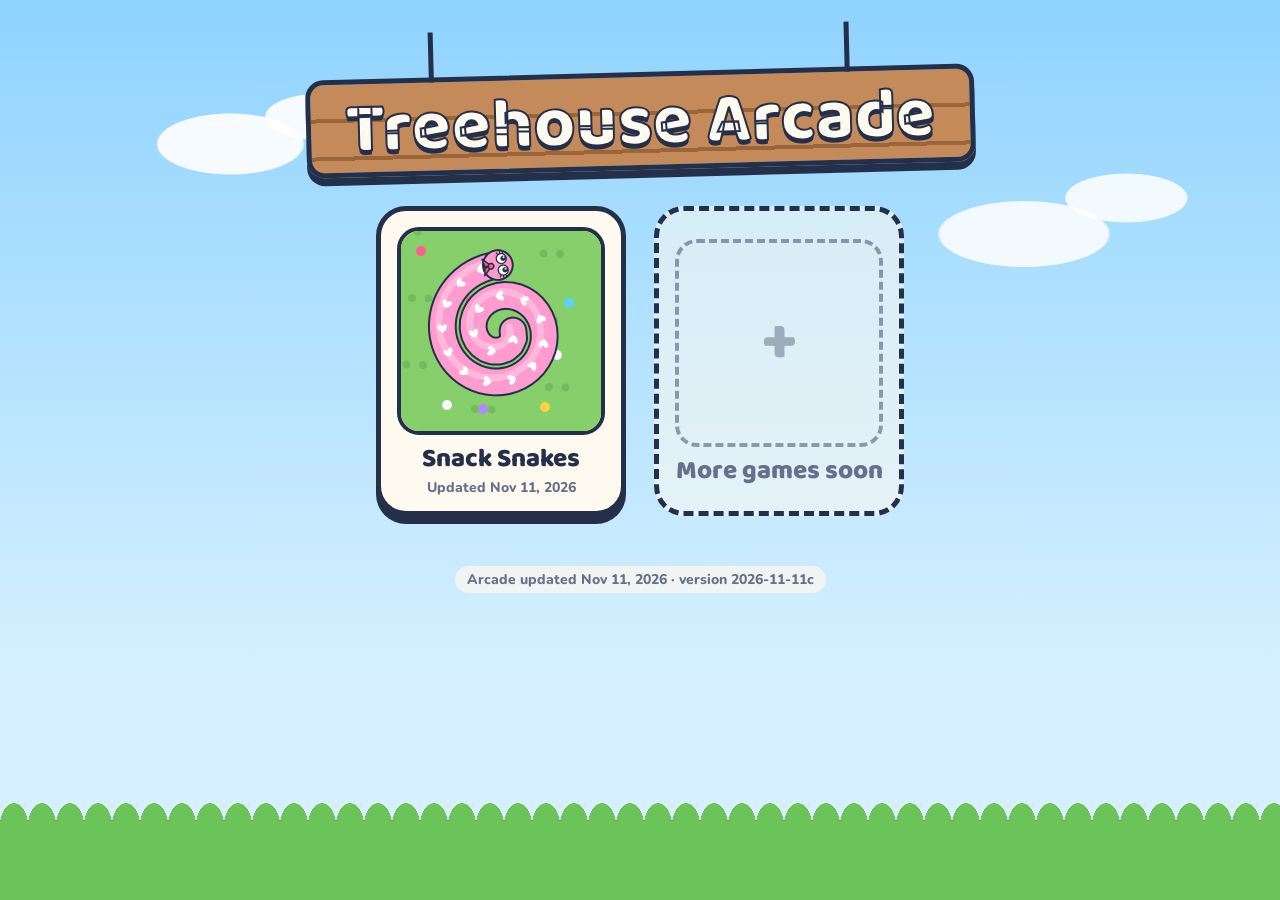
<file: index.html>
<!doctype html>
<!-- Treehouse Arcade hub. Last updated: 2026-11-11 -->
<html lang="en">
<head>
<meta charset="utf-8">
<meta name="viewport" content="width=device-width,initial-scale=1,maximum-scale=1,user-scalable=no,viewport-fit=cover">
<meta name="apple-mobile-web-app-capable" content="yes">
<meta name="mobile-web-app-capable" content="yes">
<meta name="apple-mobile-web-app-status-bar-style" content="black-translucent">
<meta name="apple-mobile-web-app-title" content="Arcade">
<meta name="theme-color" content="#8fd3ff">
<title>Treehouse Arcade</title>
<link rel="manifest" href="manifest.webmanifest">
<link rel="apple-touch-icon" href="app-180.png">
<link rel="icon" href="app-192.png">
<link rel="stylesheet" href="fonts.css">
<style>
/* Layout: a sky with a hanging plank sign, big sticker tiles for each game, a strip of grass along the bottom. */
:root{
  --sky:#8fd3ff; --sky-low:#d6f0ff; --grass:#6cc35a; --grass-deep:#4c8f47; --plank:#c58a5a; --plank-dark:#9a6538;
  --ink:#24304a; --paper:#fffaf0; --sun:#ffd23f; --muted:#66708c;
  --display:'Baloo 2', ui-rounded, 'Arial Rounded MT Bold', system-ui, sans-serif;
  --body:'Nunito', ui-rounded, system-ui, sans-serif;
  color-scheme:light;
}
*{box-sizing:border-box}
html,body{margin:0;min-height:100%;background:var(--sky);color:var(--ink);font-family:var(--body);
  user-select:none;-webkit-user-select:none;-webkit-touch-callout:none;-webkit-tap-highlight-color:transparent;overscroll-behavior:none}
body{background:
  radial-gradient(120px 50px at 18% 16%,rgba(255,255,255,.9) 60%,transparent 62%),
  radial-gradient(90px 38px at 25% 13%,rgba(255,255,255,.9) 60%,transparent 62%),
  radial-gradient(140px 54px at 80% 26%,rgba(255,255,255,.85) 60%,transparent 62%),
  radial-gradient(100px 40px at 88% 22%,rgba(255,255,255,.85) 60%,transparent 62%),
  linear-gradient(var(--sky),var(--sky-low) 75%);background-attachment:fixed}
main{min-height:100vh;min-height:100dvh;display:flex;flex-direction:column;align-items:center;gap:36px;
  padding-block:calc(env(safe-area-inset-top,0px) + 28px) calc(env(safe-area-inset-bottom,0px) + 110px);
  padding-left:max(16px,env(safe-area-inset-left,0px));padding-right:max(16px,env(safe-area-inset-right,0px))}
.sign{position:relative;margin-top:44px;background:repeating-linear-gradient(180deg,var(--plank) 0 34px,var(--plank-dark) 34px 38px);
  border:5px solid var(--ink);border-radius:18px;box-shadow:0 8px 0 var(--ink);padding:10px 34px 6px;transform:rotate(-1.5deg)}
.sign::before,.sign::after{content:"";position:absolute;top:-50px;width:5px;height:50px;background:var(--ink)}
.sign::before{left:18%} .sign::after{right:18%}
.sign h1{margin:0;font-family:var(--display);font-weight:800;font-size:clamp(40px,8vw,72px);line-height:1;color:var(--paper);
  text-shadow:0 4px 0 var(--ink);-webkit-text-stroke:2px var(--ink);text-wrap:balance;text-align:center}
.grid{width:100%;max-width:980px;display:grid;grid-template-columns:repeat(auto-fit,minmax(200px,250px));justify-content:center;gap:28px}
.tile{display:flex;flex-direction:column;align-items:center;gap:10px;text-decoration:none;color:var(--ink);background:var(--paper);
  border:5px solid var(--ink);border-radius:30px;box-shadow:0 8px 0 var(--ink);padding:16px 16px 14px;transition:transform .08s,box-shadow .08s}
.tile:active{transform:translateY(6px);box-shadow:0 2px 0 var(--ink)}
.tile:focus-visible{outline:5px solid var(--sun);outline-offset:4px}
.tile img{width:100%;max-width:100%;aspect-ratio:1;border-radius:22px;border:4px solid var(--ink);display:block}
.tile span{font-family:var(--display);font-weight:800;font-size:26px;line-height:1.1;text-align:center}
.tile small{font-weight:800;font-size:14px;color:var(--muted);margin-top:-6px}
.stamp{font-weight:800;font-size:14px;color:var(--muted);background:rgba(255,250,240,.7);border-radius:999px;padding:4px 12px}
.tile.soon{background:rgba(255,250,240,.55);border-style:dashed;box-shadow:none;justify-content:center;pointer-events:none}
.tile.soon .ph{width:100%;aspect-ratio:1;border-radius:22px;border:4px dashed rgba(36,48,74,.45);display:grid;place-items:center;font-family:var(--display);font-size:64px;font-weight:800;color:rgba(36,48,74,.35)}
.tile.soon span{color:var(--muted)}
.grass{position:fixed;left:0;right:0;bottom:0;height:calc(env(safe-area-inset-bottom,0px) + 80px);background:var(--grass);border-top:5px solid var(--ink);z-index:0}
main{position:relative;z-index:1}
.grass::before{content:"";position:absolute;left:0;right:0;top:-22px;height:22px;
  background:radial-gradient(14px 22px at 14px 22px,var(--grass) 98%,transparent) 0 0/28px 22px repeat-x}
@media (prefers-reduced-motion: reduce){.tile{transition:none}}
</style>
</head>
<body>
<main>
  <div class="sign"><h1>Treehouse Arcade</h1></div>
  <nav class="grid" id="grid" aria-label="Games"></nav>
  <p class="stamp" id="stamp"></p>
</main>
<div class="grass"></div>
<script src="games.js"></script>
<script>
const grid=document.getElementById('grid');
const nice=d=>{try{return new Date(d+'T12:00:00').toLocaleDateString(undefined,{month:'short',day:'numeric',year:'numeric'})}catch(e){return d}};
for(const g of self.ARCADE_GAMES){
  const a=document.createElement('a');a.className='tile';a.href=g.page;
  a.innerHTML=`<img src="${g.icon}" alt="" style="background:${g.color}"><span>${g.name}</span>`+(g.updated?`<small>Updated ${nice(g.updated)}</small>`:'');
  grid.appendChild(a);
}
const soon=document.createElement('div');soon.className='tile soon';soon.innerHTML='<div class="ph">+</div><span>More games soon</span>';grid.appendChild(soon);
document.getElementById('stamp').textContent=`Arcade updated ${nice(self.ARCADE_UPDATED)} · version ${self.ARCADE_VERSION}`;
document.addEventListener('gesturestart',e=>e.preventDefault());
if('serviceWorker' in navigator){addEventListener('load',()=>navigator.serviceWorker.register('sw.js').catch(()=>{}));}
</script>
</body>
</html>
</file>
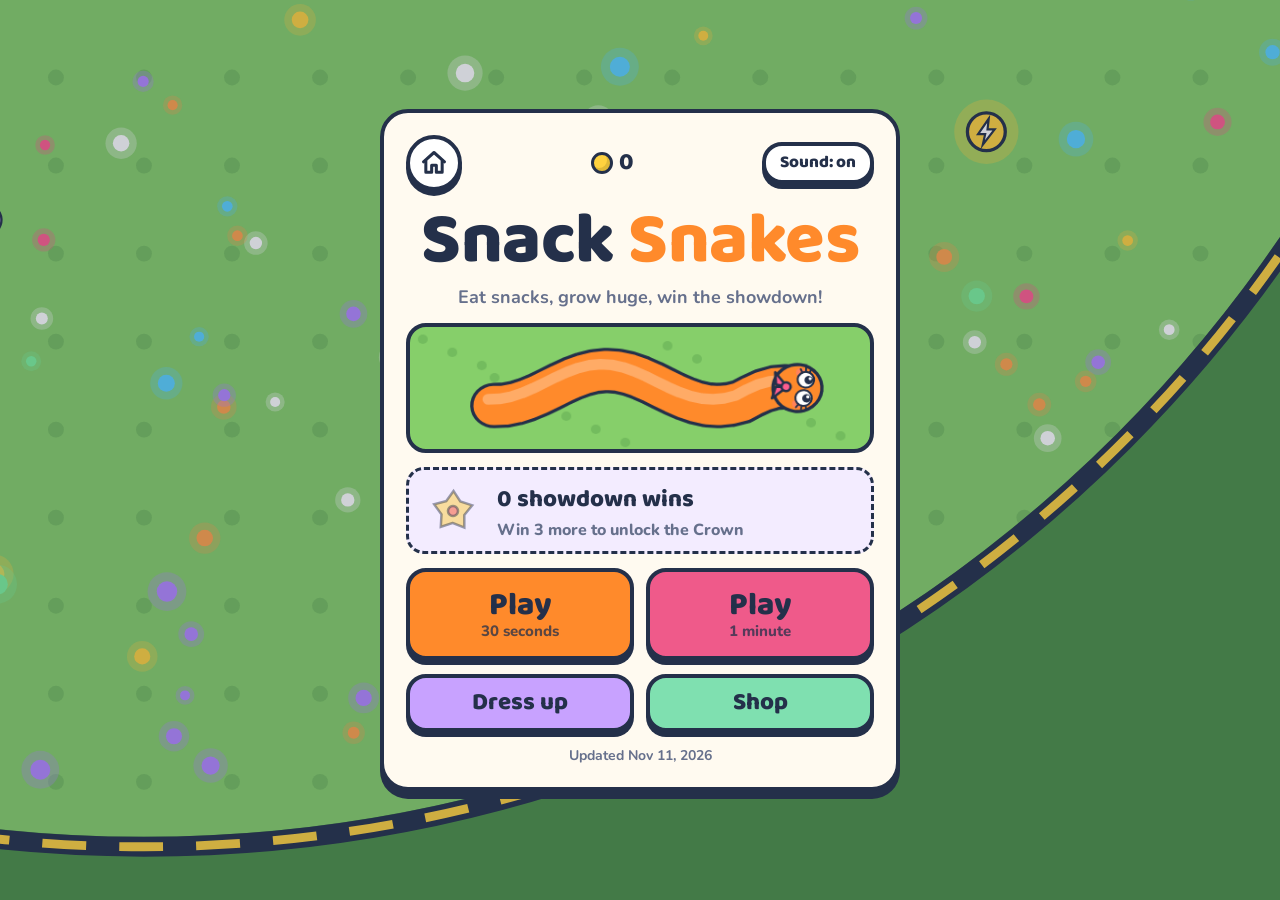
<file: snack-snakes.html>
<!doctype html>
<!-- Snack Snakes. Last updated: 2026-11-11 (also change GAME_UPDATED below) -->
<html lang="en">
<head>
<meta charset="utf-8">
<meta name="viewport" content="width=device-width,initial-scale=1,maximum-scale=1,user-scalable=no,viewport-fit=cover">
<meta name="apple-mobile-web-app-capable" content="yes">
<meta name="mobile-web-app-capable" content="yes">
<meta name="apple-mobile-web-app-status-bar-style" content="black-translucent">
<meta name="theme-color" content="#4c8f47">
<title>Snack Snakes</title>
<link rel="stylesheet" href="fonts.css">
<style>
/* Layout: full-bleed meadow canvas, chunky sticker-style cards floating over it. One bright look on purpose. */
:root{
  --meadow:#86cf6a; --meadow-deep:#4c8f47; --ink:#24304a; --paper:#fffaf0;
  --tangerine:#ff8a2b; --berry:#ef5a8a; --sky:#5bb8ff; --sun:#ffd23f; --mint:#7fe0b0; --lilac:#c8a2ff; --muted:#66708c;
  --display:'Baloo 2', ui-rounded, 'Arial Rounded MT Bold', system-ui, sans-serif;
  --body:'Nunito', ui-rounded, system-ui, sans-serif;
  color-scheme:light;
}
*{box-sizing:border-box}
html,body{margin:0;height:100%;overflow:hidden;background:var(--meadow-deep);color:var(--ink);font-family:var(--body);
  touch-action:none;user-select:none;-webkit-user-select:none;-webkit-touch-callout:none;-webkit-tap-highlight-color:transparent;overscroll-behavior:none}
[hidden]{display:none!important}
button{font:inherit;color:inherit}
#game{position:fixed;inset:0;width:100%;height:100%;display:block}
.screen{position:fixed;inset:0;display:flex;overflow-y:auto;touch-action:pan-y;-webkit-overflow-scrolling:touch;
  padding-block:max(16px,env(safe-area-inset-top,0px)) max(16px,env(safe-area-inset-bottom,0px));
  padding-left:max(16px,env(safe-area-inset-left,0px));padding-right:max(16px,env(safe-area-inset-right,0px));
  background:rgba(36,48,74,.22)}
.card{background:var(--paper);border:4px solid var(--ink);border-radius:28px;box-shadow:0 8px 0 var(--ink);
  width:100%;max-width:520px;margin:auto;padding:22px;display:flex;flex-direction:column;gap:14px}
.card.wide{max-width:680px}
h1,h2,h3{font-family:var(--display);margin:0;line-height:1;text-wrap:balance}
h1{font-size:clamp(46px,11vw,72px);font-weight:800;letter-spacing:-.5px;text-align:center}
h1 span{color:var(--tangerine)}
h2{font-size:36px;font-weight:800;text-align:center}
h3{font-size:17px;font-weight:800;letter-spacing:.06em;text-transform:uppercase;color:var(--muted)}
.sub{text-align:center;font-size:18px;margin:-6px 0 0;color:var(--muted)}
.row{display:flex;gap:12px;flex-wrap:wrap}
.row>*{flex:1 1 0;min-width:0}
.btn{font-family:var(--display);font-weight:800;font-size:24px;line-height:1.1;border:4px solid var(--ink);border-radius:20px;text-decoration:none;text-align:center;
  padding:12px 14px;background:var(--sun);color:var(--ink);box-shadow:0 5px 0 var(--ink);cursor:pointer;transition:transform .07s,box-shadow .07s;display:inline-block}
.btn:active{transform:translateY(4px);box-shadow:0 1px 0 var(--ink)}
.btn:focus-visible{outline:4px solid var(--sky);outline-offset:3px}
.btn[disabled]{opacity:.45;cursor:default}
.btn.big{font-size:32px;padding:16px}
.btn.orange{background:var(--tangerine)} .btn.pink{background:var(--berry)} .btn.blue{background:var(--sky)} .btn.mint{background:var(--mint)} .btn.plain{background:#fff} .btn.lilac{background:var(--lilac)}
.btn small{display:block;font-family:var(--body);font-size:15px;font-weight:800;opacity:.75}
.iconbtn{width:56px;height:56px;padding:0;display:grid;place-items:center;border-radius:50%}
.iconbtn svg{width:28px;height:28px}
.coins{display:inline-flex;align-items:center;gap:6px;font-family:var(--display);font-weight:800;font-size:24px;font-variant-numeric:tabular-nums}
.coin{width:22px;height:22px;border-radius:50%;background:var(--sun);border:3px solid var(--ink);box-shadow:inset -3px -3px 0 rgba(0,0,0,.12);flex:none}
.topbar{display:flex;justify-content:space-between;align-items:center;gap:10px}
.preview{width:100%;height:130px;border-radius:20px;background:var(--meadow);border:4px solid var(--ink);display:block}
.trophy{display:flex;align-items:center;gap:14px;background:#f3ecff;border:3px dashed var(--ink);border-radius:18px;padding:10px 14px}
.trophy b{font-family:var(--display);font-size:24px;display:block}
.trophy span{color:var(--muted);font-weight:800}
.trophy canvas{width:60px;height:60px;flex:none}
/* dressing room */
.tabs{display:grid;grid-template-columns:repeat(5,1fr);gap:8px}
.tab{font-family:var(--display);font-weight:800;font-size:19px;border:4px solid var(--ink);border-radius:16px;background:#fff;padding:8px 4px;cursor:pointer}
.tab.on{background:var(--sun)}
.items{display:grid;grid-template-columns:repeat(auto-fill,minmax(112px,1fr));gap:10px}
.item{border:4px solid var(--ink);border-radius:18px;background:#fff;padding:6px 6px 8px;cursor:pointer;display:flex;flex-direction:column;align-items:center;gap:2px;position:relative}
.item canvas{width:100%;max-width:100%;aspect-ratio:4/3;border-radius:12px;background:#e4f5da}
.item .nm{font-family:var(--display);font-weight:800;font-size:16px;line-height:1.1;text-align:center}
.item .tag{display:inline-flex;align-items:center;gap:4px;font-weight:800;font-size:15px}
.item .tag .coin{width:15px;height:15px;border-width:2px}
.item.on{background:var(--mint);box-shadow:0 0 0 4px var(--paper),0 0 0 8px var(--ink)}
.item.locked canvas{opacity:.85}
.swatches{display:grid;grid-template-columns:repeat(auto-fill,minmax(52px,1fr));gap:10px}
.sw{aspect-ratio:1;max-width:100%;border-radius:50%;border:4px solid var(--ink);cursor:pointer;padding:0}
.sw.on{box-shadow:0 0 0 4px var(--paper),0 0 0 8px var(--ink)}
/* shop */
.up{display:grid;grid-template-columns:1fr auto;gap:4px 12px;align-items:center;border:4px solid var(--ink);border-radius:18px;padding:12px;background:#fff}
.up b{font-family:var(--display);font-size:24px}
.up p{margin:0;color:var(--muted);font-size:16px;grid-column:1}
.pips{display:flex;gap:5px;grid-column:1}
.pip{width:24px;height:13px;border-radius:7px;border:3px solid var(--ink);background:#fff}
.pip.on{background:var(--tangerine)}
.up .btn{grid-row:1/4;grid-column:2;font-size:20px;padding:8px 14px}
/* results */
.ranklist{list-style:none;margin:0;padding:0;display:flex;flex-direction:column;gap:8px}
.ranklist li{display:flex;align-items:center;gap:10px;border:3px solid var(--ink);border-radius:14px;padding:7px 12px;background:#fff;font-weight:800;font-size:19px}
.ranklist li.me{background:var(--sun)}
.ranklist .dot{width:20px;height:20px;border-radius:50%;border:3px solid var(--ink);flex:none}
.ranklist .n{flex:1;min-width:0;overflow:hidden;text-overflow:ellipsis;white-space:nowrap}
.ranklist .m{font-variant-numeric:tabular-nums;font-family:var(--display)}
.stats{display:grid;grid-template-columns:repeat(3,1fr);gap:8px;text-align:center}
.stat{border:3px solid var(--ink);border-radius:14px;padding:8px 4px;background:#fff}
.stat b{display:block;font-family:var(--display);font-size:30px;line-height:1;font-variant-numeric:tabular-nums}
.stat span{font-size:12px;letter-spacing:.06em;text-transform:uppercase;color:var(--muted)}
.note{text-align:center;font-weight:800;font-size:19px;margin:0}
.unlock{text-align:center;font-family:var(--display);font-size:22px;background:var(--sun);border:3px solid var(--ink);border-radius:14px;padding:6px}
/* HUD */
#hud{position:fixed;inset:0;pointer-events:none;font-family:var(--display);font-weight:800;color:var(--ink)}
.pill{background:var(--paper);border:4px solid var(--ink);border-radius:999px;box-shadow:0 4px 0 var(--ink);padding:2px 16px}
#timer{position:absolute;top:calc(env(safe-area-inset-top,0px) + 12px);left:50%;transform:translateX(-50%);font-size:32px;font-variant-numeric:tabular-nums}
#timer.low{background:var(--berry);color:#fff}
#mine{position:absolute;top:calc(env(safe-area-inset-top,0px) + 12px);left:max(16px,env(safe-area-inset-left,0px));font-size:22px;display:flex;flex-direction:column;align-items:flex-start;gap:6px}
#mine .boostbar{height:14px;width:120px;border:3px solid var(--ink);border-radius:8px;background:#fff;overflow:hidden}
#mine .boostbar i{display:block;height:100%;width:0;background:var(--sun)}
#board{position:absolute;top:calc(env(safe-area-inset-top,0px) + 80px);right:max(16px,env(safe-area-inset-right,0px));background:rgba(255,250,240,.9);border:3px solid var(--ink);border-radius:14px;padding:6px 12px;font-size:17px;min-width:140px;display:flex;flex-direction:column;gap:1px}
#board div{display:flex;justify-content:space-between;gap:12px;font-variant-numeric:tabular-nums;white-space:nowrap}
#board div.me{color:#c2410c}
#pauseBtn{position:absolute;top:calc(env(safe-area-inset-top,0px) + 12px);right:max(16px,env(safe-area-inset-right,0px));pointer-events:auto;font-size:22px}
#mini{position:absolute;left:max(14px,env(safe-area-inset-left,0px));bottom:calc(env(safe-area-inset-bottom,0px) + 14px);width:120px;height:120px}
#toast{position:absolute;left:50%;top:36%;transform:translate(-50%,-50%);font-size:clamp(30px,7vw,52px);text-align:center;color:#fff;
  -webkit-text-stroke:2px var(--ink);text-shadow:0 4px 0 var(--ink);white-space:nowrap;transition:opacity .25s;opacity:0}
#hint{position:absolute;left:50%;bottom:calc(env(safe-area-inset-bottom,0px) + 24px);transform:translateX(-50%);font-size:20px;white-space:nowrap}
@media (prefers-reduced-motion: reduce){.btn{transition:none}}
</style>
</head>
<body>
<canvas id="game"></canvas>

<div id="hud" hidden>
  <div id="timer" class="pill">0:30</div>
  <div id="mine"><div class="pill">Size <span id="mySize">20</span></div><div class="boostbar" id="boostWrap" hidden><i id="boostFill"></i></div></div>
  <button id="pauseBtn" class="btn plain iconbtn" aria-label="Pause">II</button>
  <div id="board"></div>
  <canvas id="mini" width="240" height="240"></canvas>
  <div id="toast"></div>
  <div id="hint" class="pill">Touch and drag to steer</div>
</div>

<!-- HOME -->
<section id="home" class="screen">
  <div class="card">
    <div class="topbar">
      <a class="btn plain iconbtn" href="index.html" aria-label="Back to the arcade"><svg viewBox="0 0 24 24" fill="none" stroke="#24304a" stroke-width="2.6" stroke-linejoin="round" stroke-linecap="round"><path d="M3 11 12 3l9 8"/><path d="M5 10v10h5v-6h4v6h5V10"/></svg></a>
      <span class="coins"><span class="coin"></span><span class="coinCount">0</span></span>
      <button id="muteBtn" class="btn plain" style="font-size:17px;padding:8px 14px">Sound: on</button>
    </div>
    <h1>Snack <span>Snakes</span></h1>
    <p class="sub">Eat snacks, grow huge, win the showdown!</p>
    <canvas class="preview" id="homePrev"></canvas>
    <div class="trophy"><canvas id="crownIcon" width="120" height="120"></canvas><div><b id="winsLine">0 showdown wins</b><span id="crownLine">Win 3 to unlock the Crown</span></div></div>
    <div class="row">
      <button class="btn big orange" id="playShort">Play<small>30 seconds</small></button>
      <button class="btn big pink" id="playLong">Play<small>1 minute</small></button>
    </div>
    <div class="row">
      <button class="btn lilac" id="toCustom">Dress up</button>
      <button class="btn mint" id="toShop">Shop</button>
    </div>
    <p class="sub" id="gameStamp" style="font-size:14px;margin:0"></p>
  </div>
</section>

<!-- DRESS UP -->
<section id="custom" class="screen" hidden>
  <div class="card wide">
    <div class="topbar"><h2 style="text-align:left">Dress up</h2><span class="coins"><span class="coin"></span><span class="coinCount">0</span></span></div>
    <canvas class="preview" id="custPrev"></canvas>
    <div class="tabs" id="tabs"></div>
    <div id="tabBody" style="display:flex;flex-direction:column;gap:12px"></div>
    <button class="btn big orange" id="custDone">Done</button>
  </div>
</section>

<!-- SHOP -->
<section id="shop" class="screen" hidden>
  <div class="card">
    <div class="topbar"><h2 style="text-align:left">Shop</h2><span class="coins"><span class="coin"></span><span class="coinCount">0</span></span></div>
    <p class="sub" style="text-align:left;margin:0">Earn coins every round. The bigger you get, the more you earn.</p>
    <div id="ups" style="display:flex;flex-direction:column;gap:10px"></div>
    <button class="btn big orange" id="shopDone">Done</button>
  </div>
</section>

<!-- PAUSE -->
<section id="pause" class="screen" hidden>
  <div class="card">
    <h2>Paused</h2>
    <button class="btn big orange" id="resume">Keep playing</button>
    <button class="btn plain" id="quit">Quit round</button>
  </div>
</section>

<!-- RESULTS -->
<section id="results" class="screen" hidden>
  <div class="card">
    <h2 id="resTitle">You won!</h2>
    <p class="note" id="resNote"></p>
    <div class="unlock" id="resUnlock" hidden></div>
    <ol class="ranklist" id="resRank"></ol>
    <div class="stats">
      <div class="stat"><b id="resSize">0</b><span>Your size</span></div>
      <div class="stat"><b id="resPeak">0</b><span>Biggest</span></div>
      <div class="stat"><b id="resCoins">+0</b><span>Coins</span></div>
    </div>
    <button class="btn big orange" id="again">Play again</button>
    <div class="row"><button class="btn lilac" id="resCustom">Dress up</button><button class="btn mint" id="resShop">Shop</button></div>
    <button class="btn plain" id="resHome">Home</button>
  </div>
</section>

<script>
/* Last updated: 2026-11-11
   Snack Snakes: colors, decorations and the snake drawing code.
   Used by the game, its dressing room thumbnails, and the icon maker. */
(function(){
const TAU=Math.PI*2, INK='#24304a';

const COLORS=['#ff8a2b','#ffd23f','#ff5050','#ef4f86','#ff9ccf','#ffc8e4','#c8a2ff','#9b6bff','#3aa7ff','#8fd8ff','#22c3c3','#7fe0b0','#3fbf5f','#c58a5a','#f4f4f4','#2f3654'];

// cost in coins; lock:'wins' means unlocked by showdown wins instead of coins
const PATTERNS=[
  {id:'solid',name:'Plain',cost:0},{id:'stripes',name:'Stripes',cost:20},{id:'dots',name:'Spots',cost:30},
  {id:'hearts',name:'Hearts',cost:40},{id:'stars',name:'Stars',cost:40},{id:'scales',name:'Scales',cost:50},
  {id:'glitter',name:'Glitter',cost:60},{id:'rainbow',name:'Rainbow',cost:100}];
const HEADS=[
  {id:'none',name:'None',cost:0},{id:'bow',name:'Bow',cost:0},{id:'flowers',name:'Flower crown',cost:40},
  {id:'tiara',name:'Tiara',cost:60},{id:'unicorn',name:'Unicorn horn',cost:60},{id:'horns',name:'Dragon horns',cost:50},
  {id:'ears',name:'Kitty ears',cost:40},{id:'cap',name:'Party hat',cost:30},{id:'crown',name:'Crown',cost:0,lock:'wins',need:3}];
const FACES=[
  {id:'none',name:'None',cost:0},{id:'lashes',name:'Eyelashes',cost:0},{id:'hearts',name:'Heart cheeks',cost:20},
  {id:'stars',name:'Star eyes',cost:40},{id:'shades',name:'Sunglasses',cost:40}];
const TAILS=[
  {id:'none',name:'None',cost:0},{id:'bow',name:'Tail bow',cost:30},{id:'heart',name:'Heart',cost:30},
  {id:'star',name:'Star',cost:30},{id:'rattle',name:'Rattle',cost:40},{id:'spike',name:'Dragon tip',cost:40},
  {id:'sparkle',name:'Sparkles',cost:60}];

/* ---------- shape helpers (paths are built in the current transform) ---------- */
function heart(c,x,y,s,rot){c.save();c.translate(x,y);c.rotate(rot||0);c.beginPath();
  c.moveTo(0,s*.42);c.bezierCurveTo(-s*1.15,-s*.3,-s*.5,-s*1.05,0,-s*.42);c.bezierCurveTo(s*.5,-s*1.05,s*1.15,-s*.3,0,s*.42);c.closePath();c.restore();}
function star(c,x,y,ro,ri,rot,k){k=k||5;c.save();c.translate(x,y);c.rotate(rot||0);c.beginPath();
  for(let i=0;i<k*2;i++){const r=i%2?ri:ro,a=i/(k*2)*TAU-Math.PI/2;c.lineTo(Math.cos(a)*r,Math.sin(a)*r);}c.closePath();c.restore();}
function sparkle(c,x,y,s){c.beginPath();c.moveTo(x,y-s);c.quadraticCurveTo(x,y,x+s,y);c.quadraticCurveTo(x,y,x,y+s);c.quadraticCurveTo(x,y,x-s,y);c.quadraticCurveTo(x,y,x,y-s);c.closePath();}
const hash=i=>{const v=Math.sin(i*12.9898)*43758.5453;return v-Math.floor(v);};
function segAng(pts,i){const a=pts[Math.max(0,i-1)],b=pts[Math.min(pts.length-1,i+1)];return Math.atan2(a.y-b.y,a.x-b.x);}

/* ---------- body patterns ---------- */
function drawPattern(c,pts,r,look,t,p){
  const n=pts.length, col2=look.color2;
  switch(look.pattern){
    case 'stripes':c.setLineDash([r*.75,r*.95]);c.lineCap='butt';c.strokeStyle=col2;c.lineWidth=r*1.9;c.stroke(p);c.setLineDash([]);c.lineCap='round';break;
    case 'dots':c.setLineDash([.01,r*1.5]);c.strokeStyle=col2;c.lineWidth=r*.95;c.stroke(p);c.setLineDash([]);break;
    case 'hearts':c.fillStyle=col2;for(let i=3;i<n-1;i+=4){const a=segAng(pts,i);heart(c,pts[i].x,pts[i].y,r*.62,a+Math.PI/2);c.fill();}break;
    case 'stars':c.fillStyle=col2;for(let i=3;i<n-1;i+=4){const a=segAng(pts,i);star(c,pts[i].x,pts[i].y,r*.7,r*.3,a+Math.PI/2);c.fill();}break;
    case 'scales':{c.strokeStyle=col2;c.lineWidth=Math.max(1,r*.13);
      for(let i=2,row=0;i<n-1;i+=2,row++){const a=segAng(pts,i),nx=-Math.sin(a),ny=Math.cos(a),offs=row%2?[-.62,0,.62]:[-.31,.31];
        for(const o of offs){const x=pts[i].x+nx*o*r,y=pts[i].y+ny*o*r;c.beginPath();c.arc(x,y,r*.34,a+Math.PI*.55,a+Math.PI*1.45);c.stroke();}}break;}
    case 'glitter':for(let i=1;i<n;i+=2){const a=segAng(pts,i),nx=-Math.sin(a),ny=Math.cos(a),h=hash(i),o=(h-.5)*1.3*r,
        tw=.5+.5*Math.sin(t*5+i*1.7);const x=pts[i].x+nx*o,y=pts[i].y+ny*o;
        if(i%4===1){c.fillStyle=col2;c.beginPath();c.arc(x,y,r*.16,0,TAU);c.fill();}
        else if(tw>.35){c.fillStyle='rgba(255,255,255,'+(.4+tw*.6)+')';sparkle(c,x,y,r*.32*tw);c.fill();}}break;
  }
}

/* ---------- head items ---------- */
function headBack(c,id,hr,look){ // drawn before the head so the base tucks under it
  c.lineWidth=Math.max(1.5,hr*.11);c.strokeStyle=INK;c.lineJoin='round';
  if(id==='horns'){for(const s of[-1,1]){c.beginPath();c.moveTo(hr*.05,s*hr*.45);c.quadraticCurveTo(-hr*.55,s*hr*1.4,-hr*1.35,s*hr*1.05);
      c.quadraticCurveTo(-hr*.7,s*hr*.9,-hr*.45,s*hr*.3);c.closePath();c.fillStyle='#f6e7c8';c.fill();c.stroke();}}
  else if(id==='ears'){for(const s of[-1,1]){c.beginPath();c.moveTo(hr*.25,s*hr*.7);c.lineTo(-hr*.55,s*hr*.75);c.lineTo(-hr*.2,s*hr*1.5);c.closePath();
      c.fillStyle=look.pattern==='rainbow'?'#ff9ccf':look.color;c.fill();c.stroke();
      c.beginPath();c.moveTo(hr*.05,s*hr*.85);c.lineTo(-hr*.35,s*hr*.88);c.lineTo(-hr*.2,s*hr*1.25);c.closePath();c.fillStyle='#ff9ccf';c.fill();}}
}
function headTop(c,id,hr,t){
  c.lineWidth=Math.max(1.5,hr*.11);c.strokeStyle=INK;c.lineJoin='round';
  if(id==='bow'){c.fillStyle='#ff5d8f';
    for(const s of[-1,1]){c.beginPath();c.moveTo(-hr*.45,0);c.lineTo(-hr*1.05,s*hr*.6);c.lineTo(-hr*.95,s*hr*.05);c.closePath();c.fill();c.stroke();}
    c.beginPath();c.arc(-hr*.5,0,hr*.2,0,TAU);c.fill();c.stroke();}
  else if(id==='cap'){c.beginPath();c.moveTo(-hr*.15,-hr*.55);c.lineTo(-hr*.15,hr*.55);c.lineTo(-hr*1.5,0);c.closePath();
    c.fillStyle='#5bd1ff';c.fill();c.save();c.clip();c.fillStyle='#ffd23f';for(let i=0;i<4;i++)c.fillRect(-hr*(.35+i*.32),-hr,hr*.14,hr*2);c.restore();c.stroke();
    c.fillStyle='#ff5d8f';c.beginPath();c.arc(-hr*1.5,0,hr*.22,0,TAU);c.fill();c.stroke();}
  else if(id==='crown'){c.save();c.translate(-hr*.35,0);c.rotate(Math.sin(t*2)*.08);
    star(c,0,0,hr*.8,hr*.47,0,5);c.fillStyle='#ffc928';c.fill();c.stroke();
    c.fillStyle='#ef4f86';c.beginPath();c.arc(0,0,hr*.2,0,TAU);c.fill();c.stroke();c.restore();}
  else if(id==='tiara'){c.beginPath();const pk=[[.62,.8],[.72,1.05],[.82,.8],[.9,1.2],[1,.85],[1.1,1.2],[1.18,.8],[1.28,1.05],[1.38,.8]];
    for(const [a,rr] of pk)c.lineTo(Math.cos(a*Math.PI)*hr*rr,Math.sin(a*Math.PI)*hr*rr);
    for(let a=1.38;a>=.62;a-=.08)c.lineTo(Math.cos(a*Math.PI)*hr*.62,Math.sin(a*Math.PI)*hr*.62);c.closePath();
    c.fillStyle='#e9eef8';c.fill();c.stroke();
    for(const [a,rr,col] of [[.9,1.05,'#ff5d8f'],[1.1,1.05,'#ff5d8f'],[1,.75,'#8fd8ff']]){c.fillStyle=col;star(c,Math.cos(a*Math.PI)*hr*rr,Math.sin(a*Math.PI)*hr*rr,hr*.17,hr*.08,0,4);c.fill();}}
  else if(id==='flowers'){const cols=['#ff5d8f','#ffd23f','#c8a2ff','#ff9ccf','#8fd8ff'];
    for(let k=0;k<7;k++){const a=(.42+k*.193)*Math.PI,x=Math.cos(a)*hr*.86,y=Math.sin(a)*hr*.86,pr=hr*.17;
      c.fillStyle=cols[k%cols.length];for(let j=0;j<5;j++){const b=j/5*TAU;c.beginPath();c.arc(x+Math.cos(b)*pr,y+Math.sin(b)*pr,pr,0,TAU);c.fill();}
      c.fillStyle='#fff6c2';c.beginPath();c.arc(x,y,pr*.75,0,TAU);c.fill();}
    c.fillStyle='#3fbf5f';for(let k=0;k<6;k++){const a=(.52+k*.193)*Math.PI;c.beginPath();c.ellipse(Math.cos(a)*hr*.9,Math.sin(a)*hr*.9,hr*.16,hr*.07,a,0,TAU);c.fill();}}
  else if(id==='unicorn'){const horn=()=>{c.beginPath();c.moveTo(-hr*.05,-hr*.27);c.lineTo(hr*1.75,0);c.lineTo(-hr*.05,hr*.27);c.closePath();};
    horn();c.fillStyle='#fff6c9';c.fill();c.save();horn();c.clip();c.strokeStyle='#ff8fc8';c.lineWidth=hr*.14;
    for(let k=0;k<6;k++){const x=hr*(.1+k*.3);c.beginPath();c.moveTo(x,-hr*.35);c.lineTo(x+hr*.2,hr*.35);c.stroke();}c.restore();
    horn();c.lineWidth=Math.max(1.5,hr*.1);c.strokeStyle=INK;c.stroke();}
}
function face(c,id,hr,s,ex,ey,er){ // per eye extras; s=side
  if(id==='lashes'){c.strokeStyle=INK;c.lineWidth=Math.max(1,hr*.08);c.lineCap='round';
    for(const k of[-.55,-.1,.35]){const a=s*(Math.PI/2)+k*s*-1;c.beginPath();c.moveTo(ex+Math.cos(a)*er,ey+Math.sin(a)*er);c.lineTo(ex+Math.cos(a)*er*1.5,ey+Math.sin(a)*er*1.5);c.stroke();}}
}

/* ---------- tail items (tail frame: +x points away from the body) ---------- */
function tailItem(c,id,r,look,t){
  c.lineWidth=Math.max(1.5,r*.12);c.strokeStyle=INK;c.lineJoin='round';
  if(id==='bow'){c.fillStyle='#ff5d8f';
    for(const s of[-1,1]){c.beginPath();c.moveTo(0,0);c.lineTo(-r*.55,s*r*1.15);c.lineTo(r*.55,s*r*1.15);c.closePath();c.fill();c.stroke();}
    c.beginPath();c.arc(0,0,r*.3,0,TAU);c.fill();c.stroke();}
  else if(id==='heart'){heart(c,r*1.15,0,r*1.05,Math.PI/2);c.fillStyle='#ff5d8f';c.fill();c.stroke();}
  else if(id==='star'){star(c,r*1.2,0,r*1.05,r*.48,t*1.5);c.fillStyle='#ffd23f';c.fill();c.stroke();}
  else if(id==='rattle'){for(let k=2;k>=0;k--){c.beginPath();c.ellipse(r*(.55+k*.55),0,r*.38,r*(.85-k*.15),0,0,TAU);c.fillStyle=k%2?'#e8cf98':'#f6e7c8';c.fill();c.stroke();}}
  else if(id==='spike'){c.beginPath();c.moveTo(-r*.3,-r*1.05);c.lineTo(r*1.7,0);c.lineTo(-r*.3,r*1.05);c.lineTo(r*.25,0);c.closePath();
    c.fillStyle=look.pattern==='rainbow'?'#9b6bff':look.color2;c.fill();c.stroke();}
  else if(id==='sparkle'){for(let k=0;k<4;k++){const tw=.5+.5*Math.sin(t*6+k*1.9),x=r*(.6+k*.55),y=Math.sin(k*2.3)*r*.9;
    c.fillStyle=k%2?'#fff':'#ffd23f';sparkle(c,x,y,r*.55*(.5+tw*.6));c.fill();}}
}

/* ---------- full snake ---------- */
function drawSnake(c,pts,r,look,t,alpha,mouth){
  const n=pts.length; if(n<1)return; t=t||0;
  c.save(); if(alpha!=null)c.globalAlpha=alpha;
  c.lineJoin='round';c.lineCap='round';
  const p=new Path2D(); p.moveTo(pts[n-1].x,pts[n-1].y); for(let i=n-2;i>=0;i--)p.lineTo(pts[i].x,pts[i].y);
  if(n===1)p.lineTo(pts[0].x+.01,pts[0].y);
  const rainbow=look.pattern==='rainbow', base=rainbow?`hsl(${(t*90)%360} 85% 62%)`:look.color;
  c.strokeStyle=INK; c.lineWidth=r*2+Math.max(3,r*.32); c.stroke(p);
  if(rainbow){c.lineWidth=r*2;for(let i=n-1;i>0;i--){c.strokeStyle=`hsl(${(i*9+t*90)%360} 85% 62%)`;c.beginPath();c.moveTo(pts[i].x,pts[i].y);c.lineTo(pts[i-1].x,pts[i-1].y);c.stroke();}}
  else{c.strokeStyle=look.color;c.lineWidth=r*2;c.stroke(p);drawPattern(c,pts,r,look,t,p);}
  c.save();c.translate(-r*.28,-r*.32);c.strokeStyle='rgba(255,255,255,.28)';c.lineWidth=r*.55;c.stroke(p);c.restore();
  // tail item, on top of the body
  if(look.tail&&look.tail!=='none'&&n>2){const tp=pts[n-1],pv=pts[Math.max(0,n-3)];c.save();c.translate(tp.x,tp.y);c.rotate(Math.atan2(tp.y-pv.y,tp.x-pv.x));tailItem(c,look.tail,r,look,t);c.restore();}
  // head
  const h=pts[0],h1=pts[Math.min(1,n-1)]; const a=n<2?0:Math.atan2(h.y-h1.y,h.x-h1.x);
  c.save(); c.translate(h.x,h.y); c.rotate(a);
  const hr=r*1.12;
  headBack(c,look.head,hr,look);
  c.fillStyle=INK;c.beginPath();c.arc(0,0,hr+Math.max(1.5,r*.16),0,TAU);c.fill();
  c.fillStyle=base;c.beginPath();c.arc(0,0,hr,0,TAU);c.fill();
  if(mouth){c.fillStyle='#7a1f3d';c.beginPath();c.moveTo(hr*.2,0);c.arc(0,0,hr,-mouth,mouth);c.closePath();c.fill();}
  // cheeks
  for(const s of[-1,1]){ if(look.face==='hearts'){heart(c,hr*.02,s*hr*.74,hr*.3,Math.PI/2);c.fillStyle='#ff3d7f';c.fill();c.lineWidth=Math.max(1,hr*.07);c.strokeStyle=INK;c.stroke();}
    else{c.fillStyle='rgba(255,120,150,.45)';c.beginPath();c.arc(hr*.05,s*hr*.72,hr*.2,0,TAU);c.fill();}}
  // eyes
  if(look.face==='shades'){
    c.fillStyle='#1d1838';for(const s of[-1,1]){c.beginPath();c.ellipse(hr*.36,s*hr*.42,hr*.33,hr*.4,0,0,TAU);c.fill();}
    c.fillRect(hr*.25,-hr*.1,hr*.18,hr*.2);
    c.strokeStyle='rgba(255,255,255,.7)';c.lineWidth=Math.max(1,hr*.07);for(const s of[-1,1]){c.beginPath();c.arc(hr*.36,s*hr*.42,hr*.22,-2.4,-1.6);c.stroke();}
  }else for(const s of[-1,1]){
    const ex=hr*.32,ey=s*hr*.42,er=hr*.36;
    c.fillStyle='#fff';c.beginPath();c.arc(ex,ey,er,0,TAU);c.fill();c.lineWidth=Math.max(1,r*.1);c.strokeStyle=INK;c.stroke();
    if(look.face==='stars'){star(c,hr*.42,ey,hr*.25,hr*.11,0);c.fillStyle='#ffc928';c.fill();c.lineWidth=Math.max(1,hr*.05);c.stroke();}
    else{c.fillStyle=INK;c.beginPath();c.arc(hr*.45,ey,hr*.19,0,TAU);c.fill();c.fillStyle='#fff';c.beginPath();c.arc(hr*.5,ey-hr*.07,hr*.07,0,TAU);c.fill();}
    face(c,look.face,hr,s,ex,ey,er);
  }
  headTop(c,look.head,hr,t);
  c.restore(); c.restore();
}

/* small picture of one item for the dressing room */
function thumb(cv,kind,id,base,t){
  const c=cv.getContext('2d'),w=cv.width,h=cv.height; c.setTransform(1,0,0,1,0,0); c.clearRect(0,0,w,h);
  const look=Object.assign({},base); if(kind==='color')look.color=id;else if(kind==='pattern')look.pattern=id;else look[kind]=id;
  if(kind!=='head')look.head='none'; if(kind!=='tail')look.tail='none'; if(kind!=='face'&&kind!=='head')look.face=base.face;
  let pts=[],r;
  if(kind==='tail'){r=h*.3;const n=16;for(let i=0;i<n;i++)pts.push({x:w*.4-(n-1-i)*r*.55,y:h*.5+Math.sin(i*.45)*r*.2});} // head off-screen left, tail tip mid-thumb
  else if(kind==='head'||kind==='face'){r=h*(kind==='face'?.38:.3);const hx=kind==='face'?w*.5:w*.56;for(let i=0;i<10;i++)pts.push({x:hx-i*r*.55,y:h*.52});}
  else{r=h*.24;for(let i=0;i<Math.floor(w*.85/(r*.55));i++)pts.push({x:w*.84-i*r*.55,y:h*.5+Math.sin(i*.4)*r*.5*Math.min(1,i/4)});}
  drawSnake(c,pts,r,look,t||0);
}

window.SnakeLook={COLORS,PATTERNS,HEADS,FACES,TAILS,drawSnake,thumb,heart,star,INK};
})();

</script>
<script>
(()=>{
const $=id=>document.getElementById(id);
const L=window.SnakeLook, INK=L.INK;
const GAME_UPDATED='2026-11-11';
$('gameStamp').textContent='Updated '+new Date(GAME_UPDATED+'T12:00:00').toLocaleDateString(undefined,{month:'short',day:'numeric',year:'numeric'});
const TAU=Math.PI*2, clamp=(v,a,b)=>v<a?a:v>b?b:v, rnd=(a,b)=>a+Math.random()*(b-a), pick=a=>a[Math.random()*a.length|0];
const lerp=(a,b,t)=>a+(b-a)*t, ease=t=>t<0?0:t>1?1:t*t*(3-2*t);
document.addEventListener('gesturestart',e=>e.preventDefault());
document.addEventListener('dblclick',e=>e.preventDefault());

/* ---------- data ---------- */
const UPS=[{id:'speed',name:'Speed',desc:'Zoom around faster'},{id:'boost',name:'Boost time',desc:'Lightning lasts longer'},{id:'start',name:'Starting size',desc:'Start each round bigger'}];
const UP_MAX=5, upCost=l=>40+l*35;
const AI_NAMES=['Wiggles','Noodle','Zippy','Pickle','Sprinkles','Doodle','Bubbles','Taco','Squiggle','Mochi','Pebble','Biscuit','Jellybean','Waffles'];
const FOOD_COLS=['#ff5d8f','#ffd23f','#5bd1ff','#b388ff','#7cf29c','#ffa24c','#ffffff'];
const KEY='snackSnakes.v2';
const DEF={coins:0,color:0,color2:14,pattern:'solid',head:'bow',face:'lashes',tail:'none',
  own:{pattern:{solid:1},head:{none:1,bow:1},face:{none:1,lashes:1},tail:{none:1}},
  up:{speed:0,boost:0,start:0},wins:0,games:0,diff:.5,lossStreak:0,muted:false,lastLen:30};
function load(){
  const d=JSON.parse(JSON.stringify(DEF)); let s=null;
  try{s=JSON.parse(localStorage.getItem(KEY))}catch(e){}
  if(!s){ // carry coins and upgrades over from the first version
    try{const o=JSON.parse(localStorage.getItem('snackSnakes.v1'));if(o){d.coins=o.coins|0;Object.assign(d.up,o.up||{});}}catch(e){}
    return d;}
  for(const k in d){if(s[k]===undefined)continue;
    if(k==='own'){for(const g in d.own)Object.assign(d.own[g],(s.own||{})[g]||{});}
    else if(k==='up')Object.assign(d.up,s.up);else d[k]=s[k];}
  return d;}
let S=load();
function save(){try{localStorage.setItem(KEY,JSON.stringify(S))}catch(e){}}
const myLook=()=>({color:L.COLORS[S.color],color2:L.COLORS[S.color2],pattern:S.pattern,head:S.head,face:S.face,tail:S.tail});

/* ---------- sound ---------- */
let AC=null,lastEat=0,eatPitch=0;
function snd(f,d,type,vol,f2){ if(S.muted)return; try{
  AC=AC||new (window.AudioContext||window.webkitAudioContext)(); if(AC.state==='suspended')AC.resume();
  const t=AC.currentTime,o=AC.createOscillator(),g=AC.createGain(); o.type=type||'sine';
  o.frequency.setValueAtTime(f,t); o.frequency.exponentialRampToValueAtTime(f2||f*1.5,t+d);
  g.gain.setValueAtTime(vol||.06,t); g.gain.exponentialRampToValueAtTime(.0001,t+d);
  o.connect(g).connect(AC.destination); o.start(t); o.stop(t+d+.02);}catch(e){} }
const sEat=()=>{const n=performance.now(); if(n-lastEat<70)return; eatPitch=n-lastEat<400?Math.min(eatPitch+1,10):0; lastEat=n; snd(520+eatPitch*40,.08,'sine',.05);};
const sChomp=()=>{snd(220,.18,'square',.06,90);setTimeout(()=>snd(160,.12,'square',.05,70),90)};
const sBoost=()=>snd(300,.35,'sawtooth',.04,1200);
const sOops=()=>snd(400,.5,'triangle',.07,120);
const sBuy=()=>snd(880,.25,'triangle',.06,1320);
const sNope=()=>snd(200,.15,'square',.04);
const sCheer=()=>{[523,659,784,1047].forEach((f,i)=>setTimeout(()=>snd(f,.22,'triangle',.07,f*1.01),i*110));};

/* ---------- sizing ---------- */
const rad=m=>7+Math.sqrt(Math.max(m,1))*1.15;
const lenOf=m=>30+m*7, massFromLen=Lp=>(Lp-30)/7;
const R0=rad(20), BASE=150;

/* ---------- canvas ---------- */
const cv=$('game'), cx=cv.getContext('2d'); let dpr=1,vw=0,vh=0;
function resize(){dpr=Math.min(2,window.devicePixelRatio||1);vw=innerWidth;vh=innerHeight;cv.width=Math.round(vw*dpr);cv.height=Math.round(vh*dpr);}
addEventListener('resize',resize);
const drawSnake=L.drawSnake;

/* ---------- game state ---------- */
let mode='menu', G=null, cam={x:0,y:0,z:1}, last=performance.now(), boardT=0, endT=0, show_=null, toastT=0;
const touch={on:false,x:0,y:0,id:null,type:''};

function spawnPoint(R,awayFrom,minD){
  for(let k=0;k<30;k++){const a=rnd(0,TAU),d=Math.sqrt(Math.random())*(R-160),x=Math.cos(a)*d,y=Math.sin(a)*d;
    if(!awayFrom||awayFrom.every(s=>!s.alive||Math.hypot(s.pts[0].x-x,s.pts[0].y-y)>minD))return{x,y};}
  const a=rnd(0,TAU),d=rnd(0,R-160);return{x:Math.cos(a)*d,y:Math.sin(a)*d};
}
function makeSnake(x,y,mass,look,name,isPlayer,skill){
  skill=skill==null?.5:skill;
  const s={name,look,mass,isPlayer,skill,ang:rnd(0,TAU),tAng:0,speedF:.9,boostT:0,biteCD:0,ghost:isPlayer?2.5:1,alive:true,respawn:0,
    peak:mass,think:rnd(0,.3),wander:rnd(0,TAU),pts:[],mouth:0,
    // skill shapes how a computer snake plays: speed, how much it grows per snack, how far it looks, how quickly it decides
    spdMul:isPlayer?1+.08*S.up.speed:.86+.17*skill, eatMul:isPlayer?1:.7+.5*skill, sight:260+240*skill, react:.45-.3*skill};
  s.tAng=s.ang; buildBody(s,x,y); return s;
}
function buildBody(s,x,y){const r=rad(s.mass),sp=r*.5,n=Math.ceil(lenOf(s.mass)/sp);s.pts=[];
  for(let i=0;i<n;i++)s.pts.push({x:x-Math.cos(s.ang)*i*sp,y:y-Math.sin(s.ang)*i*sp});}
function aiLook(){const C=L.COLORS;const c=pick(C);let c2=pick(C);while(c2===c)c2=pick(C);
  const pat=pick(['solid','solid','stripes','dots','hearts','stars','scales','glitter','rainbow']);
  return{color:c,color2:c2,pattern:pat,head:pick(['none','none','none','bow','ears','horns','flowers','cap','tiara','unicorn']),
    face:pick(['none','none','lashes','hearts','shades','stars']),tail:pick(['none','none','none','bow','heart','star','rattle','spike'])};}
function addFood(x,y,v,col){
  if(x===undefined){const a=rnd(0,TAU),d=Math.sqrt(Math.random())*(G.R-20);x=Math.cos(a)*d;y=Math.sin(a)*d;}
  v=v||(Math.random()<.18?3:Math.random()<.4?2:1);
  G.food.push({x,y,v,r:3.5+Math.min(v,6)*1.6,c:col||pick(FOOD_COLS),ph:rnd(0,TAU)});
}
function addBoost(){const p=spawnPoint(G.R);G.boosts.push({x:p.x,y:p.y,ph:rnd(0,TAU)});}
const startMass=()=>20+S.up.start*12;

/* Computer snakes range from beginner to the current top skill.
   The top skill drops after losses and creeps back up after wins (S.diff, 0..1). */
function aiSkills(n){const top=.3+.65*S.diff, lo=.08;return Array.from({length:n},(_,i)=>lo+(top-lo)*(n<2?1:i/(n-1)));}

function newGame(attract,dur){
  const R=attract?1250:(dur>45?1250:950);
  G={R,dur:attract?1e9:dur,t:0,snakes:[],food:[],boosts:[],fx:[],attract,player:null,
     foodTarget:Math.round(R*R*Math.PI*.0001),boostTarget:R>1100?6:4,boostClock:0};
  for(let i=0;i<G.foodTarget;i++)addFood();
  for(let i=0;i<G.boostTarget;i++)addBoost();
  const names=AI_NAMES.slice().sort(()=>Math.random()-.5), nAI=attract?8:(R>1100?7:6), skills=aiSkills(nAI).sort(()=>Math.random()-.5);
  if(!attract){const p=spawnPoint(R*.5);G.player=makeSnake(p.x,p.y,startMass(),myLook(),'You',true);G.snakes.push(G.player);}
  for(let i=0;i<nAI;i++){const p=spawnPoint(R,G.snakes,420);const s=makeSnake(p.x,p.y,20,aiLook(),names[i],false,skills[i]);if(attract)s.mass=rnd(20,140);G.snakes.push(s);}
  const f=G.player||G.snakes[0]; cam.x=f.pts[0].x;cam.y=f.pts[0].y;cam.z=viewBase();
}
const viewBase=()=>clamp(Math.min(vw,vh)/480,.75,1.6);

/* ---------- computer snake brains ---------- */
function angDiff(a,b){let d=a-b;while(d>Math.PI)d-=TAU;while(d<-Math.PI)d+=TAU;return d;}
function think(s){
  const h=s.pts[0],r=rad(s.mass),sk=s.skill; let fx=0,fy=0,threat=false,tx=null,ty=null,sf=.85;
  for(const o of G.snakes){ if(o===s||!o.alive||o.ghost>0)continue; const oh=o.pts[0],d=Math.hypot(oh.x-h.x,oh.y-h.y)||1;
    if(o.mass>s.mass+1&&d<(140+120*sk)+rad(o.mass)*5){fx+=(h.x-oh.x)/d;fy+=(h.y-oh.y)/d;threat=true;} }
  if(threat&&Math.random()<.25+.7*sk){s.tAng=Math.atan2(fy,fx);s.speedF=1.2;}
  else{
    let best=1e9;
    if(Math.random()<sk*.85)for(const o of G.snakes){ if(o===s||!o.alive||o.ghost>0||o.mass>=s.mass*.92)continue;
      for(let i=0;i<o.pts.length;i+=4){const p=o.pts[i],d=Math.hypot(p.x-h.x,p.y-h.y);if(d<s.sight*.85&&d<best){best=d;tx=p.x;ty=p.y;sf=1.2;}}}
    if(tx===null&&sk>.35){for(const b of G.boosts){const d=Math.hypot(b.x-h.x,b.y-h.y);if(d<s.sight*.7&&d<best){best=d;tx=b.x;ty=b.y;sf=1.1;}}}
    if(tx===null){let bs=-1;for(const f of G.food){const d=Math.hypot(f.x-h.x,f.y-h.y);if(d<s.sight){const sc=f.v/(d+30);if(sc>bs){bs=sc;tx=f.x;ty=f.y;sf=.9;}}}}
    if(tx!==null&&Math.random()<.55+.45*sk)s.tAng=Math.atan2(ty-h.y,tx-h.x);
    else{s.wander+=rnd(-.8,.8);s.tAng=s.wander;}
    s.speedF=sf*rnd(.92,1.05);
  }
  const dc=Math.hypot(h.x,h.y); if(dc>G.R-200-r*3){s.tAng=Math.atan2(-h.y,-h.x)+rnd(-.5,.5);s.wander=s.tAng;}
}

/* ---------- simulation ---------- */
function stepSnake(s,dt){
  const r=rad(s.mass), sp=r*.5;
  const d=angDiff(s.tAng,s.ang), tr=(s.isPlayer?5.2:3.4+1.2*s.skill)*dt; s.ang+=clamp(d,-tr,tr);
  const spd=BASE*s.spdMul*Math.sqrt(r/R0)*s.speedF*(s.boostT>0?1.8:1);
  const h=s.pts[0]; h.x+=Math.cos(s.ang)*spd*dt; h.y+=Math.sin(s.ang)*spd*dt;
  const dc=Math.hypot(h.x,h.y), lim=G.R-r;
  if(dc>lim){h.x*=lim/dc;h.y*=lim/dc; if(!s.isPlayer)s.tAng=Math.atan2(-h.y,-h.x);}
  for(let i=1;i<s.pts.length;i++){const a=s.pts[i-1],b=s.pts[i],dx=a.x-b.x,dy=a.y-b.y,dd=Math.hypot(dx,dy);
    if(dd>sp){const k=(dd-sp)/dd;b.x+=dx*k;b.y+=dy*k;}}
  const need=Math.max(6,Math.ceil(lenOf(s.mass)/sp));
  while(s.pts.length<need){const l=s.pts[s.pts.length-1];s.pts.push({x:l.x,y:l.y});}
  if(s.pts.length>need)s.pts.length=need;
  if(s.boostT>0)s.boostT-=dt; if(s.biteCD>0)s.biteCD-=dt; if(s.ghost>0)s.ghost-=dt; if(s.mouth>0)s.mouth-=dt*3;
  if(s.mass>s.peak)s.peak=s.mass;
}
function eatStuff(s){
  const h=s.pts[0],r=rad(s.mass);
  for(let i=G.food.length-1;i>=0;i--){const f=G.food[i],dx=f.x-h.x,dy=f.y-h.y,d2=dx*dx+dy*dy,reach=r+f.r+4;
    if(d2<reach*reach){s.mass+=f.v*s.eatMul;G.food[i]=G.food[G.food.length-1];G.food.pop();if(s.isPlayer)sEat();continue;}
    if(s.isPlayer){const mag=r*2.6+34;if(d2<mag*mag){const d=Math.sqrt(d2)||1;f.x-=dx/d*4;f.y-=dy/d*4;}}}
  for(let i=G.boosts.length-1;i>=0;i--){const b=G.boosts[i],reach=r+18;
    if((b.x-h.x)**2+(b.y-h.y)**2<reach*reach){s.boostT=s.isPlayer?3+S.up.boost*.9:3;G.boosts.splice(i,1);
      if(s.isPlayer){sBoost();fxText(h.x,h.y-r*2,'ZOOM!','#ffd23f');}}}
}
function doBites(){
  for(const A of G.snakes){ if(!A.alive||A.ghost>0||A.biteCD>0)continue;
    const ha=A.pts[0],ra=rad(A.mass);
    for(const B of G.snakes){ if(B===A||!B.alive||B.ghost>0||A.mass<=B.mass+.5)continue;
      const rb=rad(B.mass),hb=B.pts[0],span=B.pts.length*rb*.5+ra+40;
      if(Math.abs(ha.x-hb.x)>span||Math.abs(ha.y-hb.y)>span)continue;
      const lim=(ra*.85+rb)**2; let hit=-1;
      for(let i=0;i<B.pts.length;i++){const p=B.pts[i],dx=p.x-ha.x,dy=p.y-ha.y;if(dx*dx+dy*dy<lim){hit=i;break;}}
      if(hit>=0){bite(A,B,hit);break;}
    }
  }
}
function bite(A,B,i){
  A.biteCD=.35; A.mouth=.6;
  const loud=A.isPlayer||B.isPlayer, at=B.pts[i];
  if(i<3){A.mass+=B.mass*.5;dropPellets(B,0,B.mass*.5);fxText(at.x,at.y,'GULP!','#fff');killSnake(B,A);if(loud)sChomp();return;}
  const rb=rad(B.mass), keep=Math.max(2,massFromLen(i*rb*.5)), removed=B.mass-keep; if(removed<=.5)return;
  dropPellets(B,i,removed*.6); A.mass+=removed*.4; B.mass=keep; B.pts.length=i;
  fxText(at.x,at.y,'CHOMP!','#fff'); if(loud)sChomp();
}
function dropPellets(B,from,total){
  const pts=B.pts.slice(from), n=Math.max(1,Math.min(50,Math.round(pts.length/2))), v=total/n, col=B.look.pattern==='rainbow'?null:B.look.color;
  for(let k=0;k<n;k++){const p=pts[Math.floor(k/n*pts.length)];addFood(p.x+rnd(-8,8),p.y+rnd(-8,8),Math.max(1,v),col||pick(FOOD_COLS));}
  for(let k=0;k<8;k++)G.fx.push({x:pts[0].x,y:pts[0].y,vx:rnd(-160,160),vy:rnd(-160,160),t:0,life:.5,spark:true,col:col||'#fff'});
}
function killSnake(B,by){B.alive=false;B.respawn=B.isPlayer?2.2:3;B.deadMass=B.mass;if(B.isPlayer){sOops();toast(`Chomped by ${by.name}!`,1.8);}}
function respawn(s){
  const p=spawnPoint(G.R,G.snakes.filter(o=>o!==s&&o.mass>s.mass),500);
  s.mass=s.isPlayer?Math.max(startMass(),Math.round(s.deadMass*.4)):20+Math.round(G.t/Math.max(G.dur,30)*30);
  s.ang=rnd(0,TAU);s.tAng=s.ang;s.alive=true;s.ghost=2.5;s.boostT=0;buildBody(s,p.x,p.y);
}
function fxText(x,y,txt,col){G.fx.push({x,y,vx:0,vy:-60,t:0,life:.9,txt,col});}

function update(dt){
  G.t+=dt;
  const p=G.player;
  if(p&&p.alive&&touch.on){const dx=touch.x-vw/2,dy=touch.y-vh/2,d=Math.hypot(dx,dy);
    if(d>10)p.tAng=Math.atan2(dy,dx); p.speedF=.55+clamp(d/(Math.min(vw,vh)*.38),0,1)*.85;}
  for(const s of G.snakes){
    if(!s.alive){s.respawn-=dt;if(s.respawn<=0)respawn(s);continue;}
    if(!s.isPlayer){s.think-=dt;if(s.think<=0){s.think=s.react*rnd(.8,1.2);think(s);}}
    stepSnake(s,dt); eatStuff(s);
  }
  doBites();
  let need=Math.min(6,G.foodTarget-G.food.length); while(need-->0)addFood();
  G.boostClock+=dt; if(G.boostClock>2.5&&G.boosts.length<G.boostTarget){G.boostClock=0;addBoost();}
  for(let i=G.fx.length-1;i>=0;i--){const f=G.fx[i];f.t+=dt;f.x+=f.vx*dt;f.y+=f.vy*dt;if(f.spark){f.vx*=.9;f.vy*=.9;}if(f.t>f.life)G.fx.splice(i,1);}
  const target=G.player||G.snakes.filter(s=>s.alive).sort((a,b)=>b.mass-a.mass)[0];
  if(target&&target.alive){cam.x=target.pts[0].x;cam.y=target.pts[0].y;}
  const zr=target?rad(target.mass):R0, zt=viewBase()*Math.pow(R0/zr,.9);
  cam.z+=(zt-cam.z)*Math.min(1,dt*1.5);
}

/* ---------- rendering ---------- */
function render(t){
  const z=cam.z, c=cx;
  c.setTransform(dpr,0,0,dpr,0,0); c.fillStyle='#4c8f47'; c.fillRect(0,0,vw,vh);
  c.setTransform(z*dpr,0,0,z*dpr,(vw/2-cam.x*z)*dpr,(vh/2-cam.y*z)*dpr);
  const x0=cam.x-vw/2/z,x1=cam.x+vw/2/z,y0=cam.y-vh/2/z,y1=cam.y+vh/2/z;
  c.fillStyle='#86cf6a'; c.beginPath(); c.arc(0,0,G.R,0,TAU); c.fill();
  c.save(); c.clip();
  const step=z<.45?160:80; c.fillStyle='rgba(60,130,60,.22)';
  for(let gx=Math.floor(x0/step)*step;gx<x1;gx+=step)for(let gy=Math.floor(y0/step)*step;gy<y1;gy+=step){
    const o=((gx*13+gy*7)%40+40)%40; c.beginPath(); c.arc(gx+o,gy+(o*1.7)%step*.5,step*.09,0,TAU); c.fill();}
  c.restore();
  c.lineWidth=18; c.strokeStyle=INK; c.beginPath(); c.arc(0,0,G.R+9,0,TAU); c.stroke();
  c.lineWidth=8; c.strokeStyle='#ffd23f'; c.setLineDash([40,30]); c.beginPath(); c.arc(0,0,G.R+9,0,TAU); c.stroke(); c.setLineDash([]);
  for(const f of G.food){ if(f.x<x0-20||f.x>x1+20||f.y<y0-20||f.y>y1+20)continue;
    const rr=f.r*(1+.12*Math.sin(t*4+f.ph));
    c.fillStyle=f.c; c.globalAlpha=.3; c.beginPath(); c.arc(f.x,f.y,rr*1.9,0,TAU); c.fill(); c.globalAlpha=1;
    c.beginPath(); c.arc(f.x,f.y,rr,0,TAU); c.fill(); }
  for(const b of G.boosts){ if(b.x<x0-40||b.x>x1+40||b.y<y0-40||b.y>y1+40)continue; drawBolt(c,b.x,b.y,16*(1+.1*Math.sin(t*5+b.ph))); }
  const order=G.snakes.filter(s=>s.alive).sort((a,b)=>(a.isPlayer-b.isPlayer)||(a.mass-b.mass));
  for(const s of order){
    const r=rad(s.mass), alpha=s.ghost>0?(.45+.25*Math.sin(t*18)):1;
    if(s.boostT>0){c.save();c.globalAlpha=.35;c.strokeStyle='#ffd23f';c.lineWidth=r*3.2;c.lineCap='round';c.beginPath();
      const n=Math.min(s.pts.length,14);c.moveTo(s.pts[0].x,s.pts[0].y);for(let i=1;i<n;i++)c.lineTo(s.pts[i].x,s.pts[i].y);c.stroke();c.restore();}
    drawSnake(c,s.pts,r,s.look,t,alpha,s.mouth>0?Math.sin(s.mouth/.6*Math.PI)*.7:0);
  }
  for(const f of G.fx){const k=f.t/f.life;
    if(f.spark){c.globalAlpha=1-k;c.fillStyle=f.col;c.beginPath();c.arc(f.x,f.y,5,0,TAU);c.fill();c.globalAlpha=1;}
    else{c.save();c.translate(f.x,f.y);const sc=1/z;c.scale(sc,sc);c.globalAlpha=1-k*k;c.font='800 28px "Baloo 2", system-ui';c.textAlign='center';
      c.lineWidth=6;c.strokeStyle=INK;c.strokeText(f.txt,0,0);c.fillStyle=f.col;c.fillText(f.txt,0,0);c.restore();}}
  c.setTransform(dpr,0,0,dpr,0,0);
  c.font='800 15px "Nunito", system-ui'; c.textAlign='center';
  for(const s of order){ if(s.isPlayer)continue; const h=s.pts[0],sx=(h.x-cam.x)*z+vw/2,sy=(h.y-cam.y)*z+vh/2-rad(s.mass)*z*1.7-10;
    if(sx<-50||sx>vw+50||sy<-20||sy>vh+20)continue; c.lineWidth=4;c.strokeStyle='rgba(36,48,74,.8)';c.strokeText(s.name,sx,sy);c.fillStyle='#fff';c.fillText(s.name,sx,sy);}
  if(mode==='play'&&touch.on&&touch.type!=='mouse'){c.globalAlpha=.5;c.strokeStyle='#fff';c.lineWidth=4;c.beginPath();c.arc(touch.x,touch.y,30,0,TAU);c.stroke();
    c.setLineDash([6,8]);c.beginPath();c.moveTo(vw/2,vh/2);c.lineTo(touch.x,touch.y);c.stroke();c.setLineDash([]);c.globalAlpha=1;}
}
function drawBolt(c,x,y,r){
  c.save();c.translate(x,y);
  c.fillStyle='rgba(255,210,63,.35)';c.beginPath();c.arc(0,0,r*1.7,0,TAU);c.fill();
  c.fillStyle='#ffd23f';c.strokeStyle=INK;c.lineWidth=3;c.beginPath();c.arc(0,0,r,0,TAU);c.fill();c.stroke();
  c.fillStyle='#fff';c.beginPath();const k=r/16;
  c.moveTo(2*k,-11*k);c.lineTo(-7*k,2*k);c.lineTo(-1*k,2*k);c.lineTo(-3*k,11*k);c.lineTo(7*k,-2*k);c.lineTo(1*k,-2*k);c.closePath();c.fill();c.lineWidth=2;c.stroke();
  c.restore();
}
const mini=$('mini'), mc=mini.getContext('2d');
function renderMini(){
  const W=240,c=mc; c.clearRect(0,0,W,W); const sc=(W/2-8)/G.R;
  c.fillStyle='rgba(255,250,240,.75)';c.strokeStyle=INK;c.lineWidth=6;c.beginPath();c.arc(W/2,W/2,W/2-4,0,TAU);c.fill();c.stroke();
  for(const s of G.snakes){if(!s.alive)continue;const h=s.pts[0],r=s.isPlayer?12:clamp(rad(s.mass)*.38,4,13);
    c.fillStyle=s.isPlayer?'#fff':s.look.color;c.beginPath();c.arc(W/2+h.x*sc,W/2+h.y*sc,r,0,TAU);c.fill();
    if(s.isPlayer){c.lineWidth=4;c.stroke();}}
}

/* ---------- HUD ---------- */
function toast(msg,secs){const el=$('toast');el.textContent=msg;el.style.opacity=1;toastT=secs;}
function updateHUD(dt){
  if(toastT>0){toastT-=dt;if(toastT<=0)$('toast').style.opacity=0;}
  boardT-=dt; if(boardT>0)return; boardT=.25;
  const left=Math.max(0,Math.ceil(G.dur-G.t)); $('timer').textContent=`${Math.floor(left/60)}:${String(left%60).padStart(2,'0')}`;
  $('timer').classList.toggle('low',left<=10);
  const p=G.player; $('mySize').textContent=Math.floor(p.alive?p.mass:p.deadMass);
  $('boostWrap').hidden=!(p.boostT>0); $('boostFill').style.width=clamp(p.boostT/(3+S.up.boost*.9),0,1)*100+'%';
  const live=G.snakes.filter(s=>s.alive).sort((a,b)=>b.mass-a.mass);
  let html='',pr=live.indexOf(p);
  live.slice(0,5).forEach((s,i)=>html+=`<div class="${s.isPlayer?'me':''}"><span>${i+1}. ${s.name}</span><span>${Math.floor(s.mass)}</span></div>`);
  if(pr>=5)html+=`<div class="me"><span>${pr+1}. You</span><span>${Math.floor(p.mass)}</span></div>`;
  $('board').innerHTML=html;
  renderMini();
}

/* ---------- final showdown: you vs the round's best computer snake ---------- */
function startShowdown(){
  const p=G.player, champ=lastRank.find(s=>!s.isPlayer);
  show_={t:0,a:{name:'You',look:p.look,mass:p.mass},b:{name:champ.name,look:champ.look,mass:champ.mass},aWins:p.mass>=champ.mass,done:false,sound:0};
  mode='show'; $('hud').hidden=true;
}
function wavyPts(hx,cy,dir,n,sp,t,amp,collapse,tx,ty){
  const pts=[];for(let i=0;i<n;i++){let x=hx-dir*i*sp,y=cy+Math.sin(i*.35-t*7)*amp*Math.min(1,i/4);
    if(collapse){const k=ease(collapse*1.3-i/n*.3);x=lerp(x,tx,k);y=lerp(y,ty,k);}pts.push({x,y});}return pts;}
function renderShowdown(dt){
  const B=show_; B.t+=dt; const t=B.t, c=cx;
  c.setTransform(dpr,0,0,dpr,0,0);
  const g=c.createRadialGradient(vw/2,vh/2,10,vw/2,vh/2,Math.max(vw,vh)*.7); g.addColorStop(0,'#4a3a8c'); g.addColorStop(1,'#1d1838');
  c.fillStyle=g; c.fillRect(0,0,vw,vh);
  c.save();c.globalAlpha=.08;c.fillStyle='#fff';for(let i=0;i<10;i++){c.save();c.translate(vw/2,vh/2);c.rotate(i/10*TAU+t*.2);c.fillRect(0,-24,Math.max(vw,vh),48);c.restore();}c.restore();
  const cy=vh*.55, mx=Math.max(B.a.mass,B.b.mass), unit=Math.min(vw,vh)*.075/Math.sqrt(mx);
  const ra=clamp(Math.sqrt(B.a.mass)*unit,10,70), rb=clamp(Math.sqrt(B.b.mass)*unit,10,70);
  const na=Math.round(12+26*B.a.mass/mx), nb=Math.round(12+26*B.b.mass/mx);
  const startA=-ra*2, startB=vw+rb*2, standA=vw/2-Math.min(vw*.28,220), standB=vw/2+Math.min(vw*.28,220);
  const hitA=vw/2-ra*.9-(ra+rb)*.2, hitB=vw/2+rb*.9+(ra+rb)*.2;
  const p1=ease(t/1.2), p3=ease((t-1.9)/.45);
  let ax=lerp(startA,standA,p1), bx=lerp(startB,standB,p1);
  if(t>1.9){ax=lerp(standA,hitA,p3);bx=lerp(standB,hitB,p3);}
  const col=clamp((t-2.45)/1.1,0,1);
  if(t>2.35&&!B.sound){B.sound=1;sChomp();}
  if(t>3.4&&B.sound===1){B.sound=2;if(B.aWins)sCheer();else sOops();}
  const winR=1+.15*Math.sin(col*Math.PI);
  const ptsA=wavyPts(ax,cy,1,na,ra*.55,t,ra*.5,B.aWins?0:col,bx,cy);
  const ptsB=wavyPts(bx,cy,-1,nb,rb*.55,t,rb*.5,B.aWins?col:0,ax,cy);
  const chew=t>2.2?.6*Math.abs(Math.sin(t*12))*(1-col*.5):0;
  const loserAlpha=1-clamp((col-.6)/.4,0,1);
  if(B.aWins){drawSnake(c,ptsB,rb*(1-col*.6),B.b.look,t,loserAlpha);drawSnake(c,ptsA,ra*winR,B.a.look,t,1,chew);}
  else{drawSnake(c,ptsA,ra*(1-col*.6),B.a.look,t,loserAlpha);drawSnake(c,ptsB,rb*winR,B.b.look,t,1,chew);}
  const txt=(s,x,y,size,fill)=>{c.font=`800 ${size}px "Baloo 2", system-ui`;c.textAlign='center';c.lineWidth=size/4;c.strokeStyle='#1d1838';c.strokeText(s,x,y);c.fillStyle=fill||'#fff';c.fillText(s,x,y);};
  txt('FINAL SHOWDOWN',vw/2,vh*.16,clamp(vw*.075,28,60),'#ffd23f');
  if(t<2.4){c.globalAlpha=clamp((t-.6)/.4,0,1);
    txt('You',ax,cy-ra*2.5,26); txt('size '+Math.floor(B.a.mass),ax,cy-ra*2.5+24,18,'#cfe8ff');
    txt(B.b.name,bx,cy-rb*2.5,26); txt('size '+Math.floor(B.b.mass),bx,cy-rb*2.5+24,18,'#cfe8ff'); c.globalAlpha=1;}
  if(t>1.2&&t<1.9){const k=(t-1.2)/.7;txt('VS',vw/2,cy+14,66*(1+.2*Math.sin(k*Math.PI)),'#ff5d8f');}
  if(t>3.4){c.globalAlpha=clamp((t-3.4)/.4,0,1);
    txt(B.aWins?'YOU WIN!':`${B.b.name} wins!`,vw/2,vh*.8,clamp(vw*.08,30,60),'#ffd23f');c.globalAlpha=1;}
  if(t>1)txt('tap to skip',vw/2,vh-28,16,'rgba(255,255,255,.6)');
  if(t>5&&!B.done){B.done=true;finishRound();}
}

/* ---------- round flow ---------- */
let lastRank=[];
function startRound(dur){
  S.lastLen=dur; save(); newGame(false,dur); mode='play'; hideScreens(); $('hud').hidden=false; $('hint').hidden=false; setTimeout(()=>$('hint').hidden=true,4000);
  $('toast').style.opacity=0; toastT=0; boardT=0; touch.on=false;
  try{navigator.wakeLock&&navigator.wakeLock.request('screen').catch(()=>{})}catch(e){}
  snd(440,.15,'triangle',.06,660);
}
function endRound(){
  mode='end'; endT=1.4; touch.on=false;
  const p=G.player; if(!p.alive){respawn(p);p.ghost=0;}
  lastRank=G.snakes.slice().sort((a,b)=>b.mass-a.mass);
  toast("Time's up!",1.4); snd(660,.4,'triangle',.07,330);
}
function finishRound(){
  const p=G.player, B=show_, rank=lastRank.indexOf(p), won=B.aWins;
  let coins=Math.floor(p.peak/4)+([30,20,10][rank]||0)+(won?30:0);
  // adaptive difficulty: losses lower the best computer snake's skill, faster the longer the streak; wins nudge it back up
  if(won){S.wins++;S.lossStreak=0;S.diff=clamp(S.diff+.07,0,1);}
  else{S.lossStreak++;S.diff=clamp(S.diff-(.05+.04*Math.min(S.lossStreak,4)),0,1);}
  S.coins+=coins; S.games++;
  let unlock='';
  for(const h of L.HEADS)if(h.lock==='wins'&&S.wins>=h.need&&!S.own.head[h.id]){S.own.head[h.id]=1;unlock=`You unlocked the ${h.name}!`;}
  save();
  $('resTitle').textContent=won?'You won the showdown!':`${B.b.name} won this time`;
  $('resNote').textContent=won?(rank===0?`You were the biggest snake. ${B.b.name} didn't stand a chance!`:'')
    :`${B.b.name} was size ${Math.floor(B.b.mass)}. Grow bigger than that to win!`;
  $('resUnlock').hidden=!unlock; $('resUnlock').textContent=unlock;
  const dot=s=>s.look.pattern==='rainbow'?'linear-gradient(90deg,#f55,#fd3,#5d5,#5bf,#a7f)':s.look.color;
  $('resRank').innerHTML=lastRank.slice(0,3).map((s,i)=>`<li class="${s.isPlayer?'me':''}"><span>${i+1}</span><span class="dot" style="background:${dot(s)}"></span><span class="n">${s.name}</span><span class="m">${Math.floor(s.mass)}</span></li>`).join('')
    +(rank>=3?`<li class="me"><span>${rank+1}</span><span class="dot" style="background:${dot(p)}"></span><span class="n">You</span><span class="m">${Math.floor(p.mass)}</span></li>`:'');
  $('resSize').textContent=Math.floor(p.mass); $('resPeak').textContent=Math.floor(p.peak); $('resCoins').textContent='+'+coins;
  newGame(true); mode='menu'; show('results');
}

/* ---------- screens ---------- */
const SCREENS=['home','custom','shop','pause','results'];
function hideScreens(){SCREENS.forEach(id=>$(id).hidden=true);}
function show(id){hideScreens();$(id).hidden=false;$('hud').hidden=true;refreshUI();}
function shake(el){try{el.animate([{transform:'translateX(-6px)'},{transform:'translateX(6px)'},{transform:'none'}],{duration:220})}catch(e){}}

let tab='color';
const TABS=[['color','Color'],['pattern','Pattern'],['head','Head'],['face','Face'],['tail','Tail']];
const LISTS={pattern:L.PATTERNS,head:L.HEADS,face:L.FACES,tail:L.TAILS};
function refreshUI(){
  document.querySelectorAll('.coinCount').forEach(e=>e.textContent=S.coins);
  $('muteBtn').textContent='Sound: '+(S.muted?'off':'on');
  $('winsLine').textContent=`${S.wins} showdown win${S.wins===1?'':'s'}`;
  $('crownLine').textContent=S.own.head.crown?'Crown unlocked!':`Win ${3-Math.min(S.wins,3)} more to unlock the Crown`;
  if(!$('custom').hidden)buildDress();
  const ups=$('ups'); ups.innerHTML='';
  UPS.forEach(u=>{const lv=S.up[u.id],cost=upCost(lv),max=lv>=UP_MAX,d=document.createElement('div');d.className='up';
    d.innerHTML=`<b>${u.name}</b><p>${u.desc}</p><div class="pips">${Array.from({length:UP_MAX},(_,i)=>`<span class="pip${i<lv?' on':''}"></span>`).join('')}</div>
      <button class="btn ${max?'plain':'orange'}" ${max||S.coins<cost?'disabled':''}>${max?'Max!':`<span class="coins" style="font-size:20px"><span class="coin"></span>${cost}</span>`}</button>`;
    d.querySelector('button').onclick=()=>{if(max||S.coins<cost)return;S.coins-=cost;S.up[u.id]++;save();sBuy();refreshUI();};ups.appendChild(d);});
}
function swatchRow(key){const w=document.createElement('div');w.className='swatches';
  L.COLORS.forEach((col,i)=>{const b=document.createElement('button');b.className='sw'+(S[key]===i?' on':'');b.style.background=col;b.setAttribute('aria-label','Color '+(i+1));
    b.onclick=()=>{S[key]=i;save();snd(600,.06);buildDress();};w.appendChild(b);});return w;}
function buildDress(){
  const tb=$('tabs'); tb.innerHTML='';
  TABS.forEach(([id,name])=>{const b=document.createElement('button');b.className='tab'+(tab===id?' on':'');b.textContent=name;b.onclick=()=>{tab=id;snd(500,.05);buildDress();};tb.appendChild(b);});
  const body=$('tabBody'); body.innerHTML='';
  if(tab==='color'){body.appendChild(swatchRow('color'));return;}
  const grid=document.createElement('div');grid.className='items';
  const look=myLook();
  LISTS[tab].forEach(it=>{
    const owned=!!S.own[tab][it.id], on=S[tab]===it.id;
    const b=document.createElement('button');b.className='item'+(on?' on':'')+(owned?'':' locked');
    const cvs=document.createElement('canvas');cvs.width=200;cvs.height=150;b.appendChild(cvs);
    const nm=document.createElement('span');nm.className='nm';nm.textContent=it.name;b.appendChild(nm);
    if(!owned){const tg=document.createElement('span');tg.className='tag';
      tg.innerHTML=it.lock==='wins'?`${it.need} wins`:`<span class="coin"></span>${it.cost}`;b.appendChild(tg);}
    b.onclick=()=>{
      if(!owned){ if(it.lock||S.coins<it.cost){shake(b);sNope();return;} S.coins-=it.cost;S.own[tab][it.id]=1;sBuy(); }
      else snd(600,.06);
      S[tab]=it.id;save();refreshUI();};
    grid.appendChild(b);
    L.thumb(cvs,tab,it.id,look,1.2);
  });
  body.appendChild(grid);
  if(tab==='pattern'&&!['solid','rainbow'].includes(S.pattern)){const h=document.createElement('h3');h.textContent='Pattern color';body.appendChild(h);body.appendChild(swatchRow('color2'));}
}

$('playShort').onclick=()=>startRound(30); $('playLong').onclick=()=>startRound(60);
$('toCustom').onclick=()=>show('custom'); $('toShop').onclick=()=>show('shop');
$('custDone').onclick=()=>show('home'); $('shopDone').onclick=()=>show('home');
$('muteBtn').onclick=()=>{S.muted=!S.muted;save();refreshUI();snd(500,.1)};
$('again').onclick=()=>startRound(S.lastLen===60?60:30); $('resHome').onclick=()=>show('home');
$('resCustom').onclick=()=>show('custom'); $('resShop').onclick=()=>show('shop');
$('pauseBtn').onclick=()=>{if(mode==='play'){mode='paused';touch.on=false;$('pause').hidden=false;}};
$('resume').onclick=()=>{$('pause').hidden=true;mode='play';last=performance.now();};
$('quit').onclick=()=>{newGame(true);mode='menu';show('home');};
document.addEventListener('visibilitychange',()=>{if(document.hidden&&mode==='play'){mode='paused';touch.on=false;$('pause').hidden=false;}});

/* ---------- input ---------- */
cv.addEventListener('pointerdown',e=>{
  if(mode==='show'&&show_&&show_.t>1&&!show_.done){show_.done=true;finishRound();return;}
  if(mode!=='play')return; touch.on=true;touch.id=e.pointerId;touch.type=e.pointerType;touch.x=e.clientX;touch.y=e.clientY;
  try{cv.setPointerCapture(e.pointerId)}catch(_){} $('hint').hidden=true; e.preventDefault();});
cv.addEventListener('pointermove',e=>{
  if(mode!=='play')return;
  if(e.pointerType==='mouse'){touch.on=true;touch.type='mouse';touch.x=e.clientX;touch.y=e.clientY;return;}
  if(touch.on&&e.pointerId===touch.id){touch.x=e.clientX;touch.y=e.clientY;}});
const lift=e=>{if(e.pointerType==='mouse')return; if(e.pointerId===touch.id)touch.on=false;};
cv.addEventListener('pointerup',lift); cv.addEventListener('pointercancel',lift);

/* ---------- previews ---------- */
const prevs=[$('homePrev'),$('custPrev')];
function drawPreview(p,t){
  if(p.offsetParent===null)return; const r=p.getBoundingClientRect(), W=Math.round(r.width*dpr), H=Math.round(r.height*dpr);
  if(p.width!==W||p.height!==H){p.width=W;p.height=H;}
  const c=p.getContext('2d'),w=r.width,h=r.height; c.setTransform(dpr,0,0,dpr,0,0); c.clearRect(0,0,w,h);
  c.fillStyle='rgba(60,130,60,.25)'; for(let i=0;i<16;i++){c.beginPath();c.arc((i*73)%w,(i*41)%h,5,0,TAU);c.fill();}
  const rr=Math.min(24,h*.16),sp=rr*.55,n=Math.floor((w*.7)/sp),pts=[],hx=w*.5+(n*sp)/2;
  for(let i=0;i<n;i++)pts.push({x:hx-i*sp,y:h/2+Math.sin(i*.32-t*5)*rr*.9*Math.min(1,i/5)});
  drawSnake(c,pts,rr,myLook(),t);
}
function drawCrownIcon(t){const p=$('crownIcon'); if(p.offsetParent===null)return; const c=p.getContext('2d'); c.setTransform(1,0,0,1,0,0); c.clearRect(0,0,120,120);
  c.save();c.globalAlpha=S.own.head.crown?1:.45;c.translate(60,62);c.rotate(-Math.PI/2);
  L.star(c,0,0,40,24,Math.PI/2+Math.sin(t*2)*.08,5);c.fillStyle='#ffc928';c.fill();c.lineWidth=5;c.strokeStyle=INK;c.stroke();
  c.fillStyle='#ef4f86';c.beginPath();c.arc(0,0,10,0,TAU);c.fill();c.stroke();c.restore();}

/* ---------- main loop ---------- */
function frame(now){
  const dt=Math.min(.05,(now-last)/1000); last=now; const t=now/1000;
  if(mode==='show')renderShowdown(dt);
  else{
    if(mode==='play'){update(dt);if(G.t>=G.dur)endRound();updateHUD(dt);}
    else if(mode==='end'){if(toastT>0)toastT-=dt;endT-=dt;if(endT<=0){$('toast').style.opacity=0;startShowdown();}}
    else if(mode==='menu')update(dt);
    render(t);
  }
  if(mode==='menu'){prevs.forEach(p=>drawPreview(p,t));drawCrownIcon(t);}
  requestAnimationFrame(frame);
}
resize(); newGame(true); show('home'); requestAnimationFrame(frame);
})();
</script>
</body>
</html>
</file>
<file: fonts.css>
/* Last updated: 2026-11-11 */
@font-face{font-family:'Baloo 2';font-style:normal;font-weight:600 800;font-display:swap;src:url('baloo2-800.woff2') format('woff2')}
@font-face{font-family:'Nunito';font-style:normal;font-weight:700;font-display:swap;src:url('nunito-700.woff2') format('woff2')}
@font-face{font-family:'Nunito';font-style:normal;font-weight:800;font-display:swap;src:url('nunito-800.woff2') format('woff2')}
</file>
